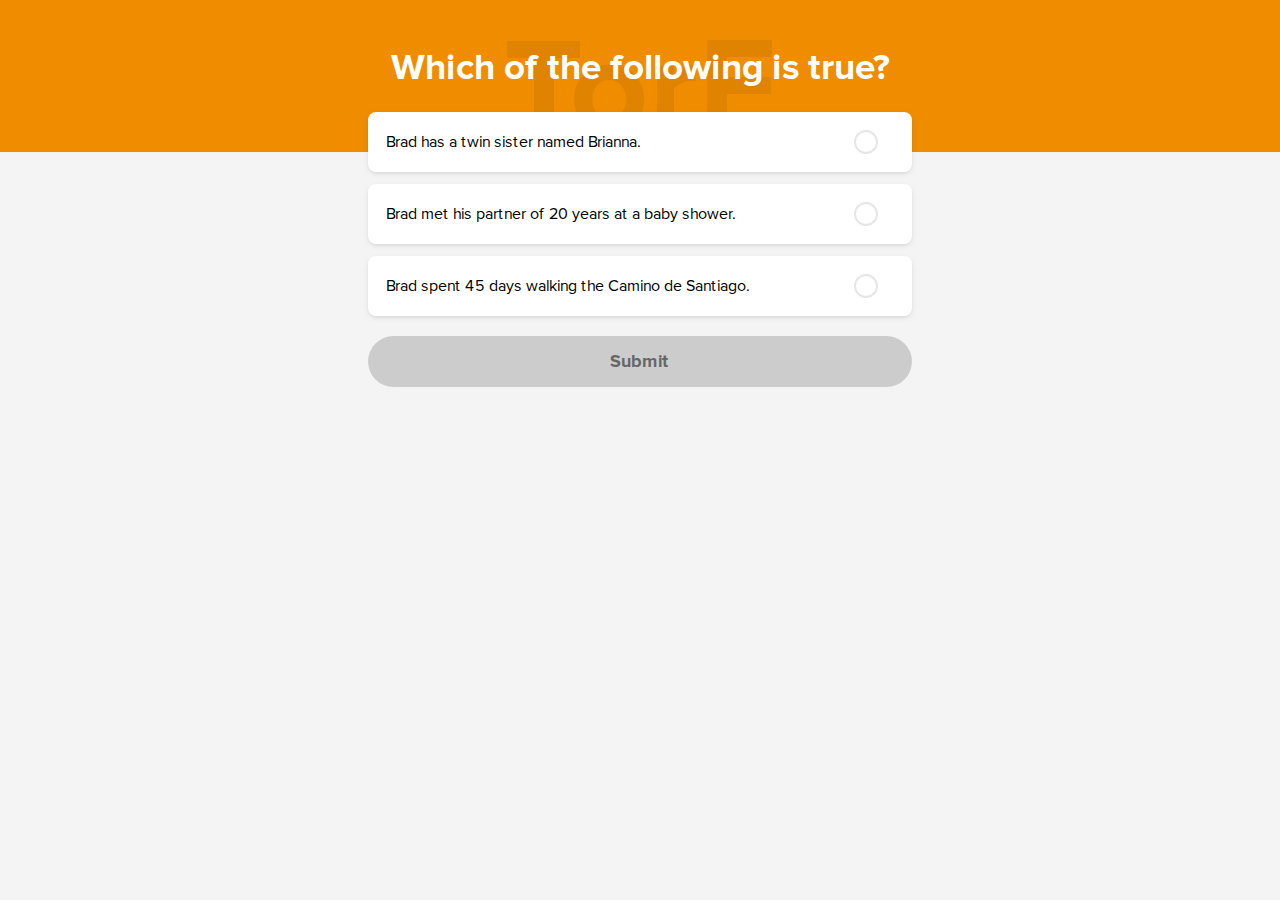
<file: index.html>
<!doctype html>
<html lang="en">
   <head>
      <!-- Required meta tags -->
      <meta charset="utf-8">
      <meta name="viewport" content="width=device-width, initial-scale=1, shrink-to-fit=no">
      <link rel="stylesheet" href="css/tailwind.min.css" >
      <link rel="stylesheet" href="css/custom.css">
      <title>Questions</title>
   </head>
   <body>
      <div class="header-area py-12 px-4 pb-16 bg-colored-blue">
         <div class="relative text-center max-w-xl mx-auto">
            <span class="font-size-xl q-number text-6xl font-black text-gray-400">TorF</span>
            <h1 class="q-text text-4xl font-semibold relative">Which of the following is true?</h1>
         </div>
      </div>
      <div class="max-w-xl mx-auto py-6 px-4 -mt-16">
         <form>
            <fieldset>
               <ul class="radio-list-custom">
                  <li>
                     <input type="radio" name="radioButton" id="radio1">
                     <label for="radio1">Brad has a twin sister named Brianna.</label>
                  </li>
                  <li>
                        <input type="radio" name="radioButton" id="radio4">
                        <label for="radio4">Brad met his partner of 20 years at a baby shower.</label>
                     </li>
                  <li>
                     <input type="radio" name="radioButton" id="radio2">
                     <label for="radio2">Brad spent 45 days walking the Camino de Santiago.</label>
                  </li>
               </ul>
            </fieldset>
            <button id="submitpoll" type="submit" disabled role="submit" class="mt-2 poll-submit-btn block w-full text-lg font-semibold px-2 py-3" >Submit </button>
         </form>
      </div>
      <!-- JavaScript -->
      <script src="https://code.jquery.com/jquery-3.3.1.slim.min.js"></script>
      <script>
      $(function(){
        $('input[type="radio"]').click(function(){
            if ($(this).is(':checked')){
            $("#submitpoll").removeAttr('disabled');
            }
        });
        });
</script>
   </body>
</html>
</file>
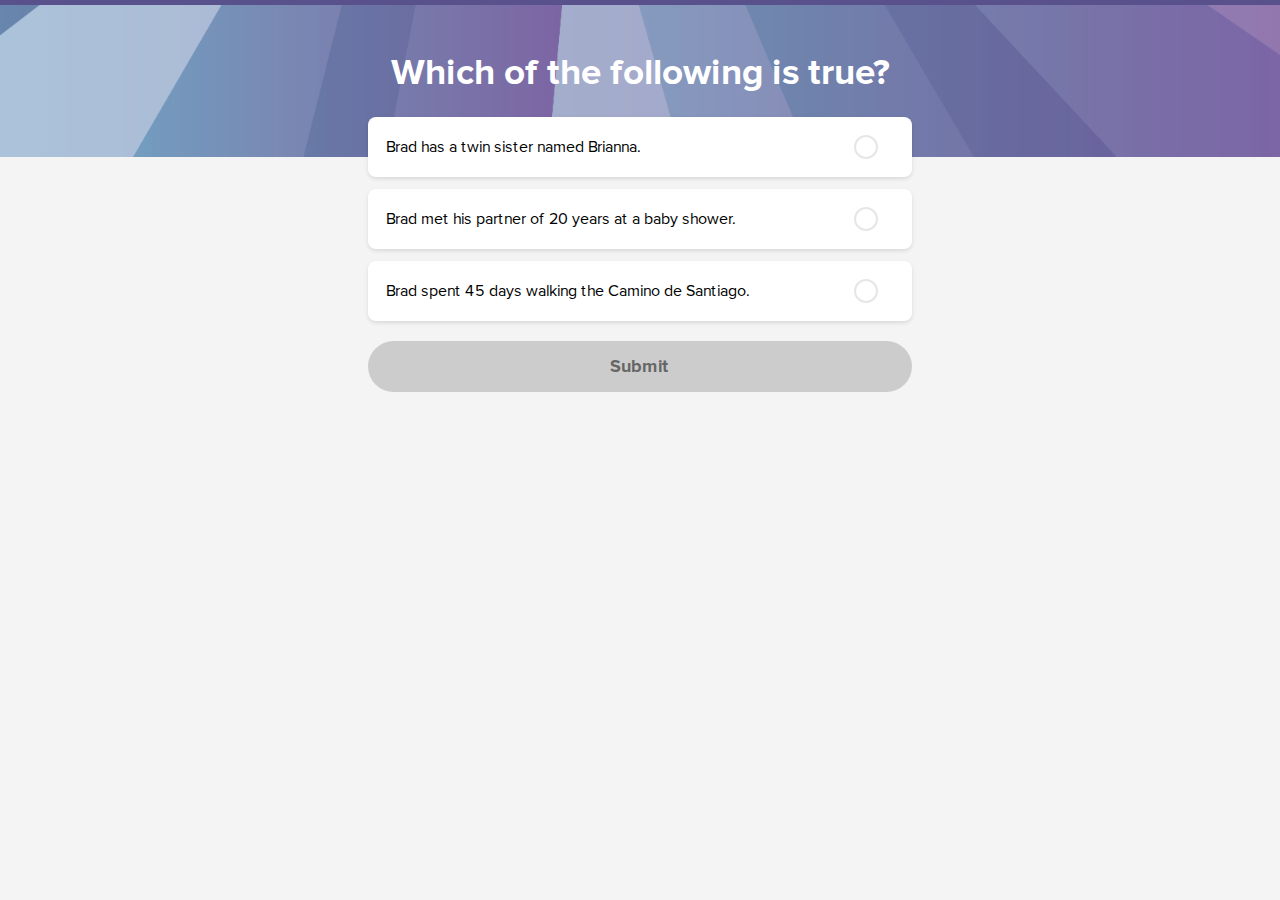
<file: perslive/index.html>
<!doctype html>
<html lang="en">
   <head>
      <!-- Required meta tags -->
      <meta charset="utf-8">
      <meta name="viewport" content="width=device-width, initial-scale=1, shrink-to-fit=no">
      <link rel="stylesheet" href="css/tailwind.min.css" >
      <link rel="stylesheet" href="css/custom.css">
      <title>Questions</title>
   </head>
   <body>
      <div class="header-area py-12 px-4 pb-16 ">
         <div class="relative text-center max-w-xl mx-auto">
            <span class="font-size-xl q-number text-6xl font-black text-gray-400">TorF</span>
            <h1 class="q-text text-4xl font-semibold relative text-white">Which of the following is true?</h1>
         </div>
      </div>
      <div class="max-w-xl mx-auto py-6 px-4 -mt-16">
         <form>
            <fieldset>
               <ul class="radio-list-custom">
                  <li>
                     <input type="radio" name="radioButton" id="radio1">
                     <label for="radio1">Brad has a twin sister named Brianna.</label>
                  </li>
                  <li>
                        <input type="radio" name="radioButton" id="radio4">
                        <label for="radio4">Brad met his partner of 20 years at a baby shower.</label>
                     </li>
                  <li>
                     <input type="radio" name="radioButton" id="radio2">
                     <label for="radio2">Brad spent 45 days walking the Camino de Santiago.</label>
                  </li>
               </ul>
            </fieldset>
            <button id="submitpoll" type="submit" disabled role="submit" class="mt-2 poll-submit-btn block w-full text-lg font-semibold px-2 py-3" >Submit </button>
         </form>
      </div>
      <!-- JavaScript -->
      <script src="https://code.jquery.com/jquery-3.3.1.slim.min.js"></script>
      <script>
      $(function(){
        $('input[type="radio"]').click(function(){
            if ($(this).is(':checked')){
            $("#submitpoll").removeAttr('disabled');
            }
        });
        });
</script>
   </body>
</html>
</file>
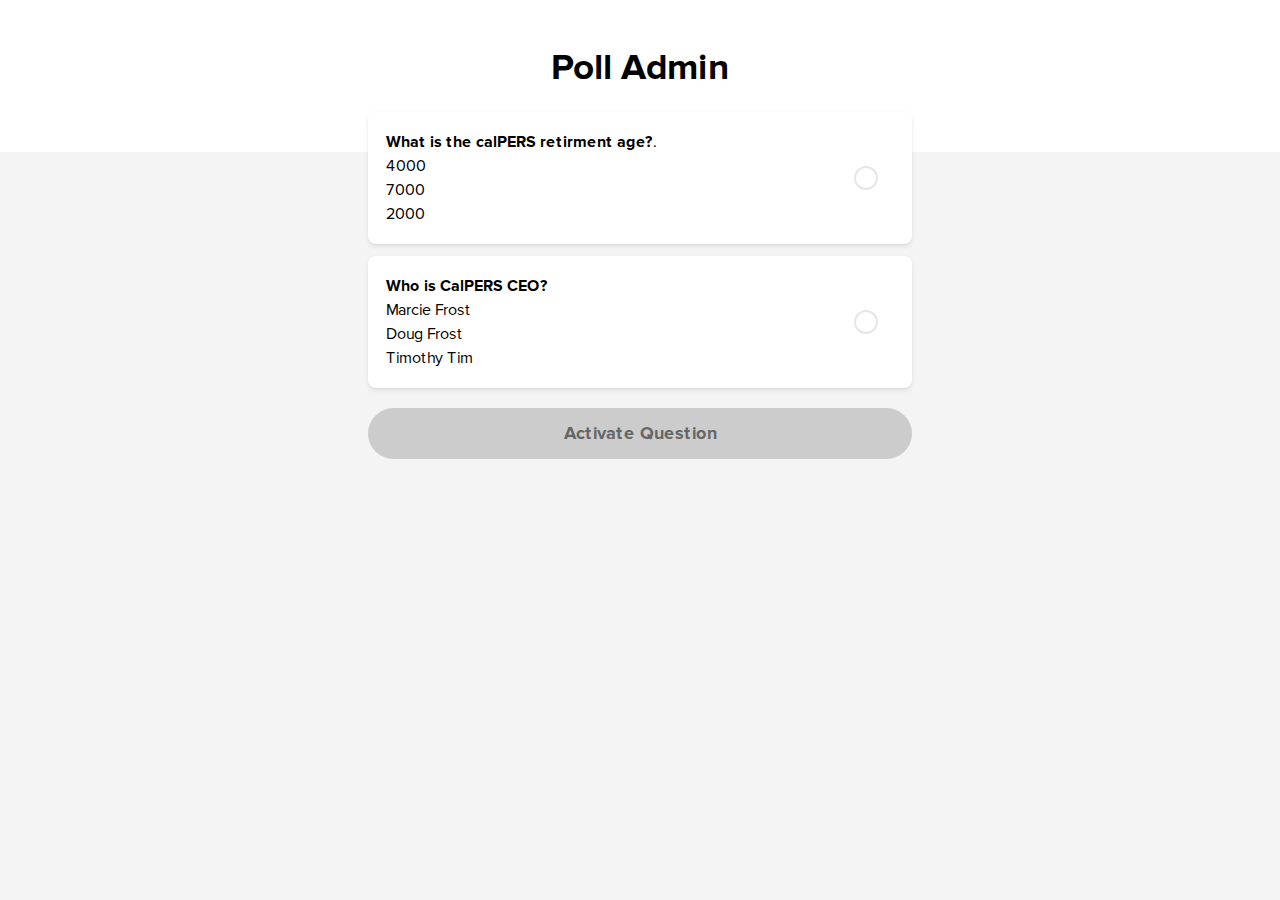
<file: adminquestions.html>
<!doctype html>
<html lang="en">
   <head>
      <!-- Required meta tags -->
      <meta charset="utf-8">
      <meta name="viewport" content="width=device-width, initial-scale=1, shrink-to-fit=no">
      <link rel="stylesheet" href="css/tailwind.min.css" >
      <link rel="stylesheet" href="css/custom.css">
      <title>Questions</title>
   </head>
   <body class="theme-green">
      <div class="header-area py-12 px-4 pb-16 ">
         <div class="relative text-center max-w-xl mx-auto">

            <h1 class="q-text text-4xl font-semibold relative">Poll Admin</h1>
         </div>
      </div>
      <div class="max-w-xl mx-auto py-6 px-4 -mt-16">
         <form>
            <fieldset>
               <ul class="radio-list-custom">
                  <li>
                     <input type="radio" name="questionId" value="1" id="questionId1" />
                     <label for="questionId1"><p><b>What is the calPERS retirment age?</b><br/>4000<br/>7000<br/>2000<br/></p>.</label>
                  </li>
                  <li>
                        <input type="radio" name="questionId" value="2" id="questionId2" />
                        <label for="questionId2"><p><b>Who is CalPERS CEO?</b><br/>Marcie Frost<br/>Doug Frost<br/>Timothy Tim<br/></p></label>
                     </li>
                  
               </ul>
            </fieldset>

            <button id="activateQtn" type="button" disabled value="Activate Question" class="mt-2 activate-question-btn block w-full text-lg font-semibold px-2 py-3" >Activate Question</button>
            <button id="resetQtn" type="button" value="Reset Question" class="hidden mt-2 reset-question-btn block w-full text-lg font-semibold px-2 py-3" >Reset Question</button>
         </form>


      </div>
      <!-- JavaScript -->
      <script src="https://code.jquery.com/jquery-3.3.1.slim.min.js"></script>
      <script>
      $(function(){
        $('input[type="radio"]').click(function(){
            if ($(this).is(':checked')){
            $("#activateQtn").removeAttr('disabled');
            }
        });
        $("#activateQtn").click(function(){
           $('.active-question').removeClass('active-question')
            $("input[name='questionId']:checked").parent().addClass('active-question');
            $('#resetQtn').removeClass('hidden')
        });
        $('#resetQtn').click(function(){
           $('.active-question').removeClass('active-question')});
        });
</script>
   </body>
</html>
</file>
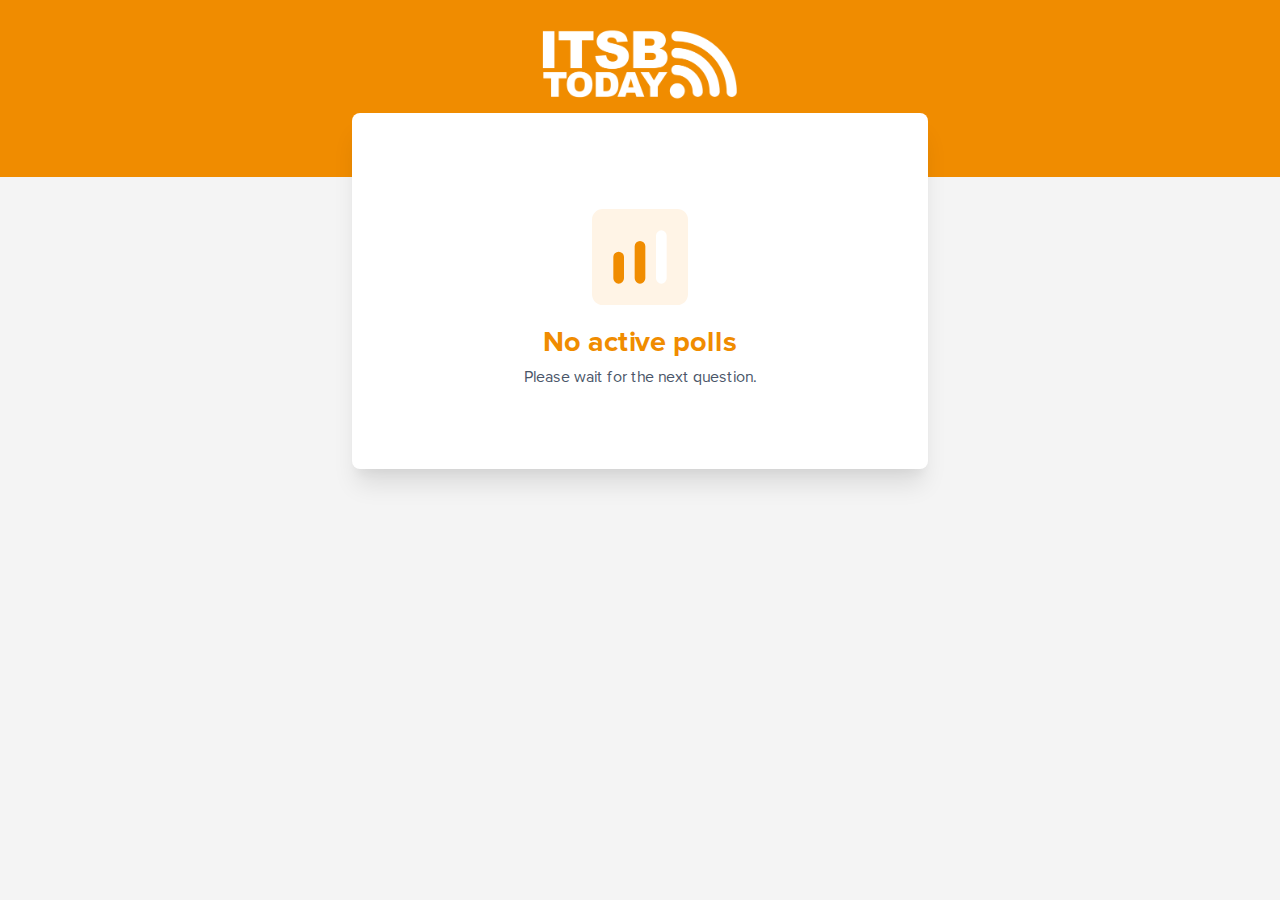
<file: no-active-questions.html>
<!doctype html>
<html lang="en">
   <head>
      <!-- Required meta tags -->
      <meta charset="utf-8">
      <meta name="viewport" content="width=device-width, initial-scale=1, shrink-to-fit=no">
      <link rel="stylesheet" href="css/tailwind.min.css" >
      <link rel="stylesheet" href="css/custom.css">
      <title>Voted</title>
   </head>
   <body>
         <div class="header-area py-4 px-4 pb-16 bg-colored-blue">
               <div class="relative text-center max-w-xl mx-auto">

                 <img class="mx-auto px-16 py-2 max-width-logo" src="./itsb-white.png" alt="ITSB Today Logo">
               </div>
            </div>
      <div class="max-w-xl sm:mx-auto py-20 px-4 mx-4 -mt-16 shadow-xl border-radius-default bg-white text-center">
     <svg xmlns="http://www.w3.org/2000/svg" viewBox="0 0 24 24" class="mx-auto no-active-polls-icon icon-chart"><path class="primary" d="M5 3h14a2 2 0 0 1 2 2v14a2 2 0 0 1-2 2H5a2 2 0 0 1-2-2V5c0-1.1.9-2 2-2zm11 4a1 1 0 0 0-1 1v8a1 1 0 0 0 2 0V8a1 1 0 0 0-1-1z"></path><path class="secondary" d="M8 11a1 1 0 0 1 1 1v4a1 1 0 0 1-2 0v-4a1 1 0 0 1 1-1zm4-2a1 1 0 0 1 1 1v6a1 1 0 0 1-2 0v-6a1 1 0 0 1 1-1z"></path></svg>


       
            <h2 class="lg-message font-semibold orange">No active polls</h2>
            <p class="text-gray-700">Please wait for the next question.</p>
      </div>
      <!-- JavaScript -->
      <script src="https://code.jquery.com/jquery-3.3.1.slim.min.js"></script>
      <script>
      $(function(){
        $('input[type="radio"]').click(function(){
            if ($(this).is(':checked')){
            $("#submitpoll").removeAttr('disabled');
            }
        });
        });
</script>
   </body>
</html>
</file>
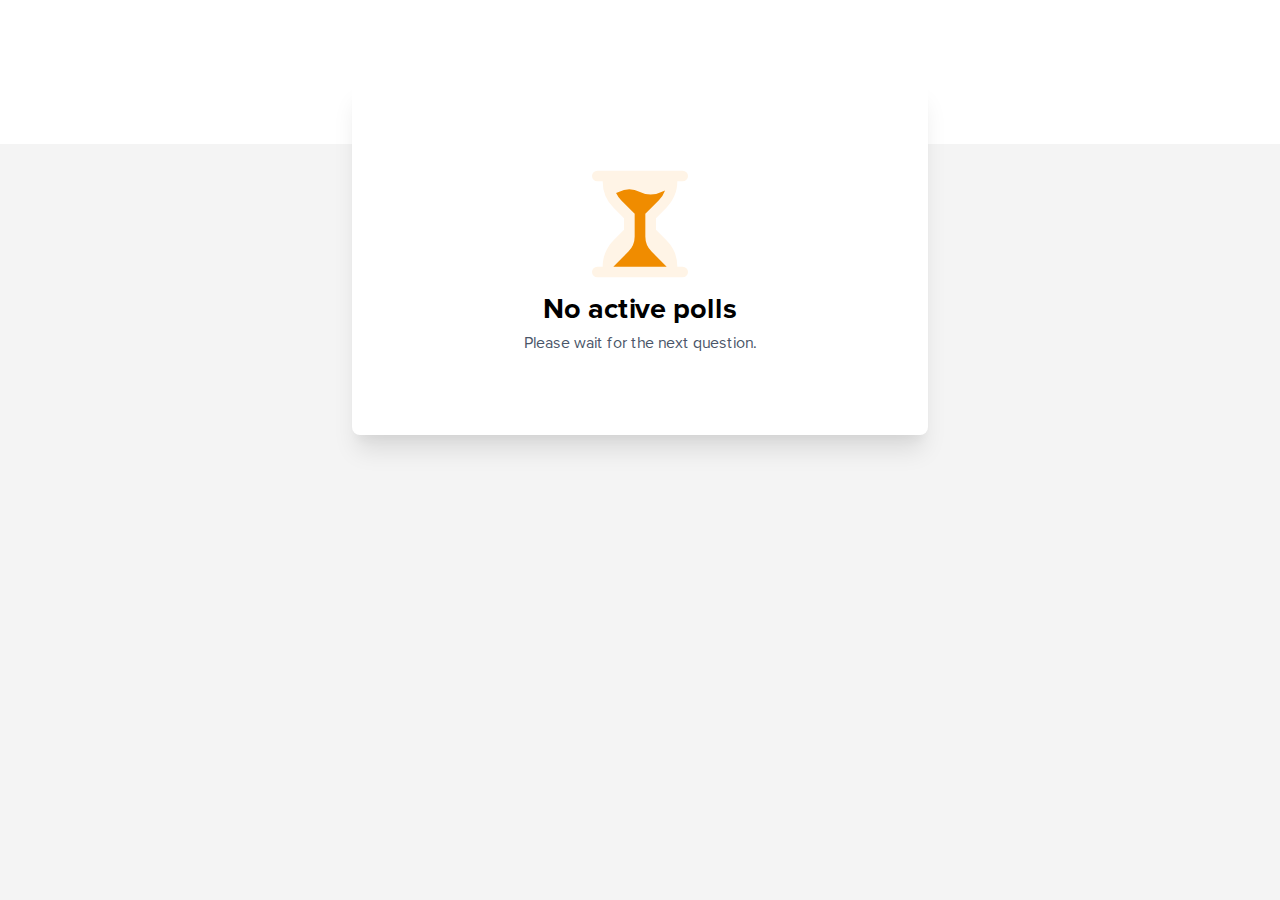
<file: no-question.html>
<!doctype html>
<html lang="en">
   <head>
      <!-- Required meta tags -->
      <meta charset="utf-8">
      <meta name="viewport" content="width=device-width, initial-scale=1, shrink-to-fit=no">
      <link rel="stylesheet" href="css/tailwind.min.css" >
      <link rel="stylesheet" href="css/custom.css">
      <title>No active polls</title>
   </head>
   <body>
      <div class="header-area py-16 px-4 pb-20">
         <div class="relative text-center max-w-xl mx-auto">
            
            <h1 class="q-text text-4xl font-semibold relative"></h1>
         </div>
      </div>
      <div class="max-w-xl sm:mx-auto py-20 px-4 mx-4 -mt-16 shadow-xl border-radius-default bg-white text-center">

            <svg xmlns="http://www.w3.org/2000/svg" viewBox="0 0 24 24" class="mx-auto  no-active-polls-icon icon-hour-glass"><path class="primary" d="M19 20h1a1 1 0 0 1 0 2H4a1 1 0 0 1 0-2h1c0-1.8.68-3.58 2.05-4.95L9 13.1v-2.2L7.05 8.95A6.98 6.98 0 0 1 5 4H4a1 1 0 1 1 0-2h16a1 1 0 0 1 0 2h-1c0 1.8-.68 3.58-2.05 4.95L15 10.9v2.2l1.95 1.95A6.98 6.98 0 0 1 19 20z"></path><path class="secondary" d="M17 20H7l2.83-2.83A4 4 0 0 0 11 14.34v-4.27L8.46 7.54a5 5 0 0 1-.95-1.33c.17-.06.33-.13.49-.21a4.47 4.47 0 0 1 4 0c1.26.63 2.74.63 4 0 .23-.11.46-.2.7-.28a5 5 0 0 1-1.16 1.82L13 10.07v4.27a4 4 0 0 0 1.17 2.83L17 20z"></path></svg>

       
         <h2 class="lg-message font-semibold">No active polls</h2>
         <p class="text-gray-700">Please wait for the next question.</p>
      </div>
      <!-- JavaScript -->
      <script src="https://code.jquery.com/jquery-3.3.1.slim.min.js"></script>
      <script>
      $(function(){
        $('input[type="radio"]').click(function(){
            if ($(this).is(':checked')){
            $("#submitpoll").removeAttr('disabled');
            }
        });
        });
</script>
   </body>
</html>
</file>
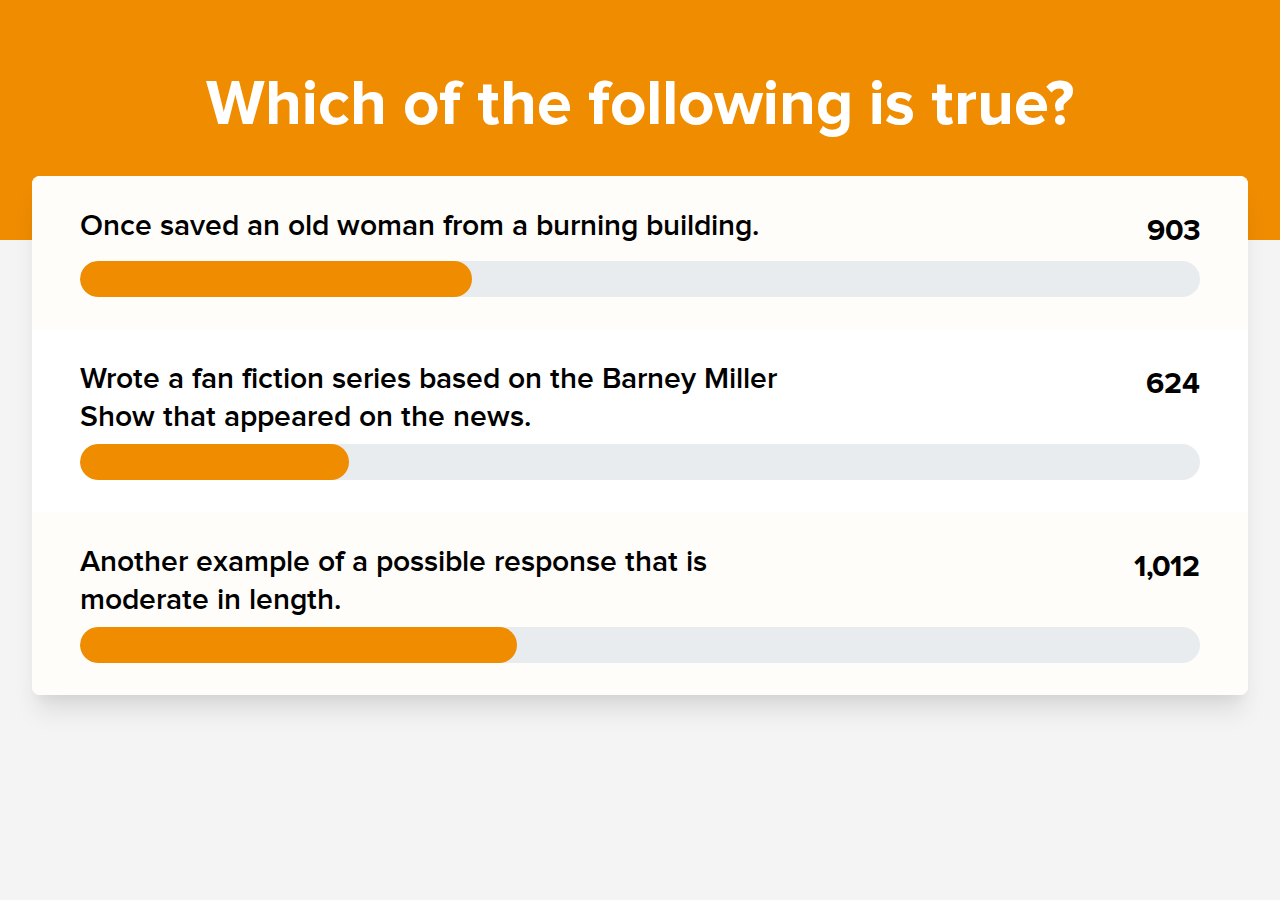
<file: scoreboard.html>
<!doctype html>
<html lang="en">
   <head>
      <!-- Required meta tags -->
      <meta charset="utf-8">
      <meta name="viewport" content="width=device-width, initial-scale=1, shrink-to-fit=no">
      <link rel="stylesheet" href="css/tailwind.min.css" >
      <link rel="stylesheet" href="css/custom.css">
      <title>Scoreboard</title>
   </head>
   <body>
      <div class="header-area py-16 px-4 pb-24  bg-colored-blue">
         <div class="relative text-center  mx-auto">
              
            <h1 class="sm:text-6xl text-white font-semibold relative text-lg leading-tight">Which of the following is true?</h1>
         </div>
      </div>
      <div class="max-w-full overflow-hidden	mx-4 sm:mx-8 -mt-16 shadow-xl border-radius-default bg-white text-center">
         <div class="bar-chart-container relative flex ">
            <ul class="clear-all-style w-full scoreboard">
               <li class="py-6 px-8 sm:py-8 sm:px-12 flex-wrap flex">
                  <span class="block text-left w-2/3 font-medium text-lg sm:text-3xl leading-tight">Once saved an old woman from a burning building.</span>
                  <span class="block w-1/3 font-semibold text-2xl sm:text-3xl text-right">903</span>
                  <div class="progress-container flex flex-100 mt-2">
                     <div class="progress-bar-container flex-1">
                        <div class="progress-bar" role="progressbar" style="width: 35%" aria-valuenow="35" aria-valuemin="0" aria-valuemax="100"></div>
                     </div>
                  </div>
               </li>
               <li class="py-6 px-8 sm:py-8 sm:px-12 flex-wrap flex">
                  <span class="block text-left w-2/3 font-medium  text-lg sm:text-3xl leading-tight">Wrote a fan fiction series based on the Barney Miller Show that appeared on the news.</span>
                  <span class="block w-1/3 font-semibold text-2xl sm:text-3xl text-right">624</span>
                  <div class="progress-container flex flex-100 mt-2">
                     <div class="progress-bar-container flex-1">
                        <div class="progress-bar" role="progressbar" style="width: 24%" aria-valuenow="24" aria-valuemin="0" aria-valuemax="100"></div>
                     </div>
                  </div>
               </li>
               <li class="py-6 px-8 sm:py-8 sm:px-12 flex-wrap flex">
                  <span class="block text-left w-2/3 font-medium  text-lg sm:text-3xl leading-tight">Another example of a possible response that is moderate in length.</span>
                  <span class="block w-1/3 font-semibold text-2xl sm:text-3xl text-right">1,012</span>
                  <div class="progress-container flex flex-100 mt-2">
                     <div class="progress-bar-container flex-1">
                        <div class="progress-bar" role="progressbar" style="width: 39%" aria-valuenow="39" aria-valuemin="0" aria-valuemax="100"></div>
                     </div>
                  </div>
               </li>
            </ul>
         </div>
      </div>
      <!-- JavaScript -->
      <script src="https://code.jquery.com/jquery-3.3.1.slim.min.js"></script>
      <script>
         $(function(){
           $('input[type="radio"]').click(function(){
               if ($(this).is(':checked')){
               $("#submitpoll").removeAttr('disabled');
               }
           });
           });
      </script>
   </body>
</html>
</file>
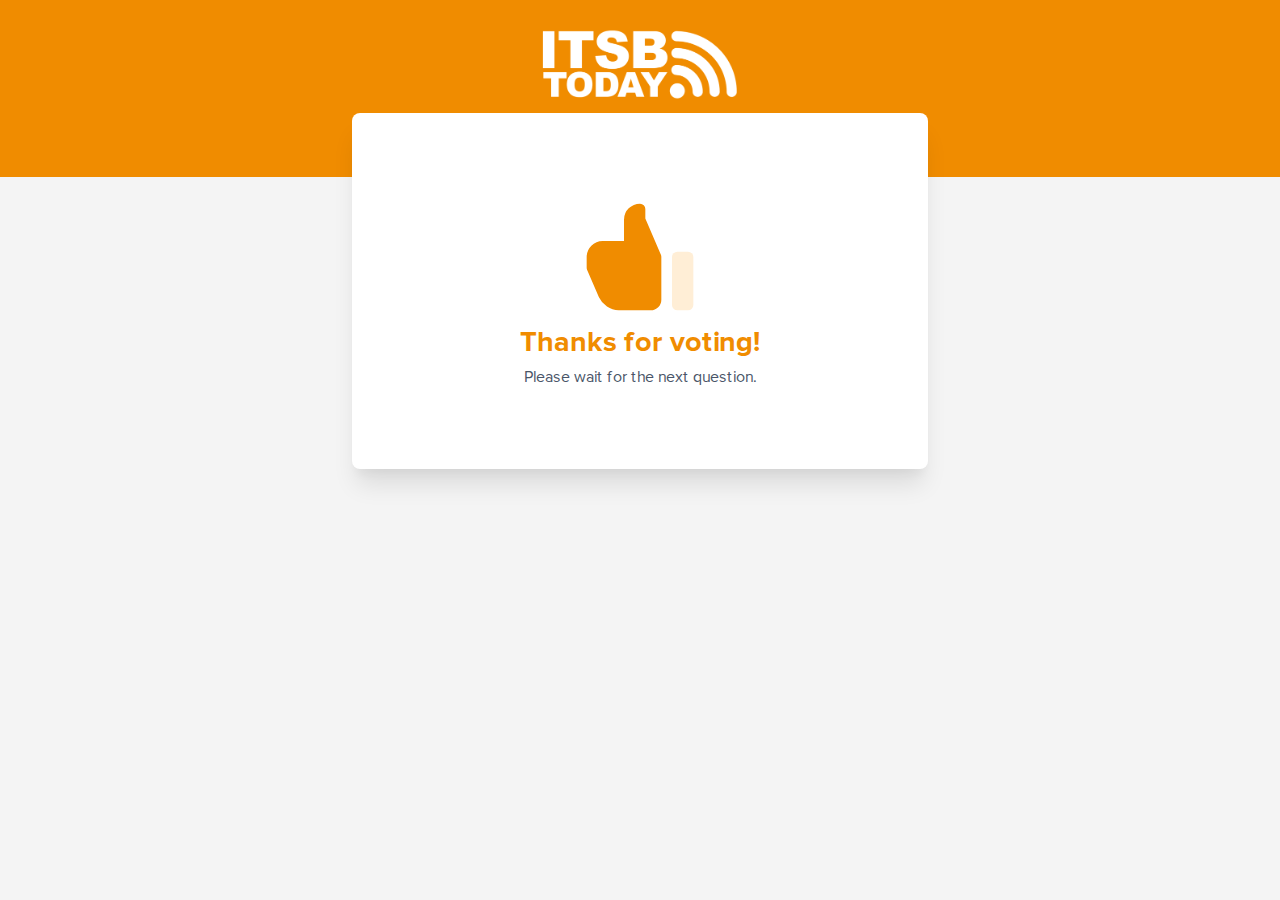
<file: voted.html>
<!doctype html>
<html lang="en">
   <head>
      <!-- Required meta tags -->
      <meta charset="utf-8">
      <meta name="viewport" content="width=device-width, initial-scale=1, shrink-to-fit=no">
      <link rel="stylesheet" href="css/tailwind.min.css" >
      <link rel="stylesheet" href="css/custom.css">
      <title>Voted</title>
   </head>
   <body>
         <div class="header-area py-4 px-4 pb-16 bg-colored-blue">
               <div class="relative text-center max-w-xl mx-auto">

                 <img class="mx-auto px-16 py-2 max-width-logo" src="./itsb-white.png" alt="ITSB Today Logo">
               </div>
            </div>
            <div class="max-w-xl sm:mx-auto py-20 px-4 mx-4 -mt-16 shadow-xl border-radius-default bg-white text-center">
         
         <svg xmlns="http://www.w3.org/2000/svg" viewBox="0 0 24 24" class="mx-auto  icon-thumbs-up icon-check checkmark-done">
            <path class="primary" d="M13 4.8l2.92 6.8a1 1 0 0 1 .08.4v8a2 2 0 0 1-2 2H8a4.28 4.28 0 0 1-3.7-2.45L2.07 14.4A1 1 0 0 1 2 14v-2a3 3 0 0 1 3-3h4V5a3 3 0 0 1 3-3 1 1 0 0 1 1 1v1.8z"></path>
            <rect width="4" height="11" x="18" y="11" class="secondary" rx="1"></rect>
         </svg>
         <h2 class="lg-message font-semibold orange">Thanks for voting!</h2>
         <p class="text-gray-700">Please wait for the next question.</p>
      </div>
  
   </body>
</html>
</file>
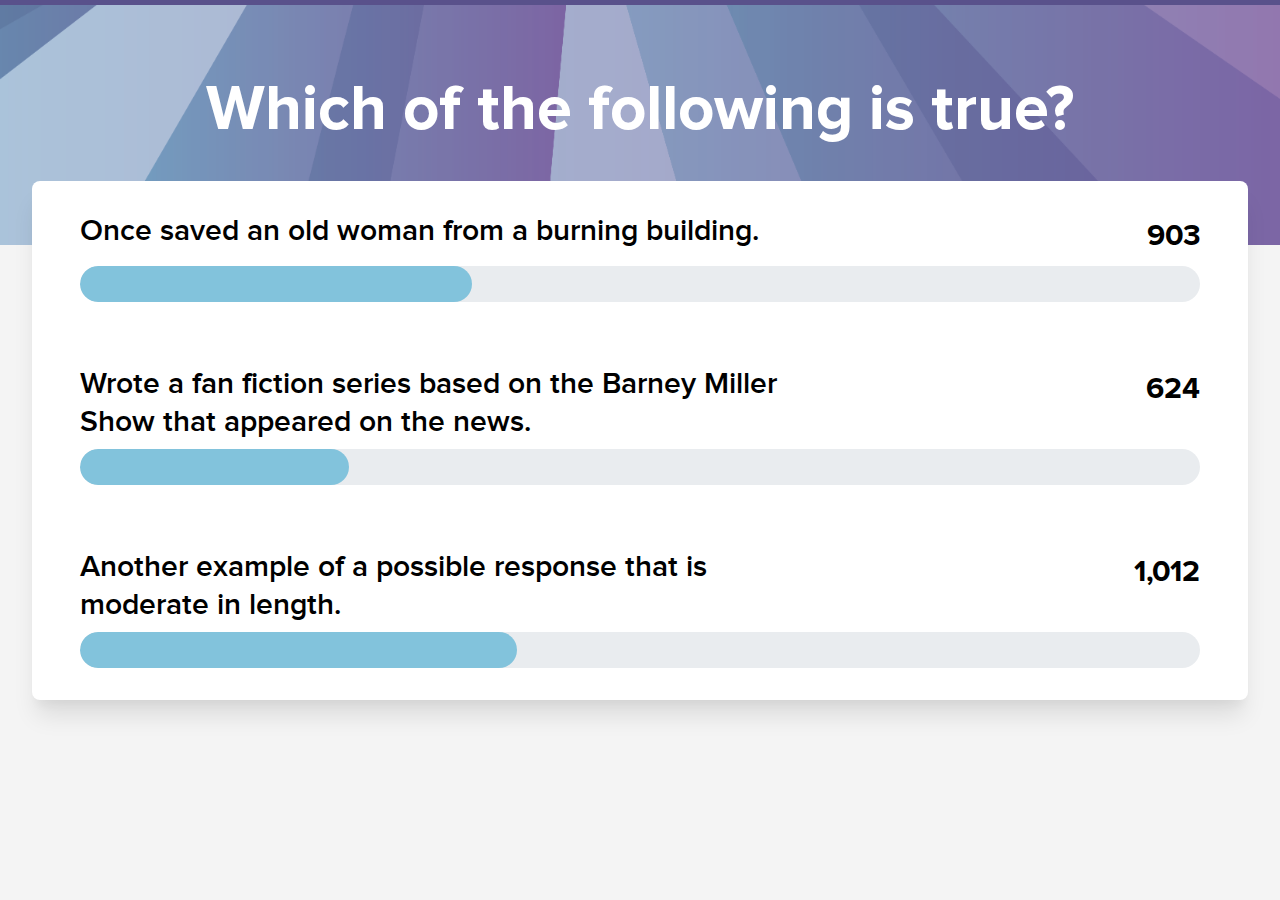
<file: perslive/scoreboard.html>
<!doctype html>
<html lang="en">
   <head>
      <!-- Required meta tags -->
      <meta charset="utf-8">
      <meta name="viewport" content="width=device-width, initial-scale=1, shrink-to-fit=no">
      <link rel="stylesheet" href="css/tailwind.min.css" >
      <link rel="stylesheet" href="css/custom.css">
      <title>Scoreboard</title>
   </head>
   <body>
      <div class="header-area py-16 px-4 pb-24">
         <div class="relative text-center  mx-auto">
              
            <h1 class="sm:text-6xl text-white font-semibold relative text-3xl leading-tight">Which of the following is true?</h1>
         </div>
      </div>
      <div class="max-w-full overflow-hidden	mx-4 sm:mx-8 -mt-16 shadow-xl border-radius-default bg-white text-center">
         <div class="bar-chart-container relative flex ">
            <ul class="clear-all-style w-full scoreboard">
               <li class="py-6 px-8 sm:py-8 sm:px-12 flex-wrap flex">
                  <span class="block text-left w-2/3 font-medium text-lg sm:text-3xl leading-tight">Once saved an old woman from a burning building.</span>
                  <span class="block w-1/3 font-semibold text-2xl sm:text-3xl text-right">903</span>
                  <div class="progress-container flex flex-100 mt-2">
                     <div class="progress-bar-container flex-1">
                        <div class="progress-bar" role="progressbar" style="width: 35%" aria-valuenow="35" aria-valuemin="0" aria-valuemax="100"></div>
                     </div>
                  </div>
               </li>
               <li class="py-6 px-8 sm:py-8 sm:px-12 flex-wrap flex">
                  <span class="block text-left w-2/3 font-medium  text-lg sm:text-3xl leading-tight">Wrote a fan fiction series based on the Barney Miller Show that appeared on the news.</span>
                  <span class="block w-1/3 font-semibold text-2xl sm:text-3xl text-right">624</span>
                  <div class="progress-container flex flex-100 mt-2">
                     <div class="progress-bar-container flex-1">
                        <div class="progress-bar" role="progressbar" style="width: 24%" aria-valuenow="24" aria-valuemin="0" aria-valuemax="100"></div>
                     </div>
                  </div>
               </li>
               <li class="py-6 px-8 sm:py-8 sm:px-12 flex-wrap flex">
                  <span class="block text-left w-2/3 font-medium  text-lg sm:text-3xl leading-tight">Another example of a possible response that is moderate in length.</span>
                  <span class="block w-1/3 font-semibold text-2xl sm:text-3xl text-right">1,012</span>
                  <div class="progress-container flex flex-100 mt-2">
                     <div class="progress-bar-container flex-1">
                        <div class="progress-bar" role="progressbar" style="width: 39%" aria-valuenow="39" aria-valuemin="0" aria-valuemax="100"></div>
                     </div>
                  </div>
               </li>
            </ul>
         </div>
      </div>
      <!-- JavaScript -->
      <script src="https://code.jquery.com/jquery-3.3.1.slim.min.js"></script>
      <script>
         $(function(){
           $('input[type="radio"]').click(function(){
               if ($(this).is(':checked')){
               $("#submitpoll").removeAttr('disabled');
               }
           });
           });
      </script>
   </body>
</html>
</file>
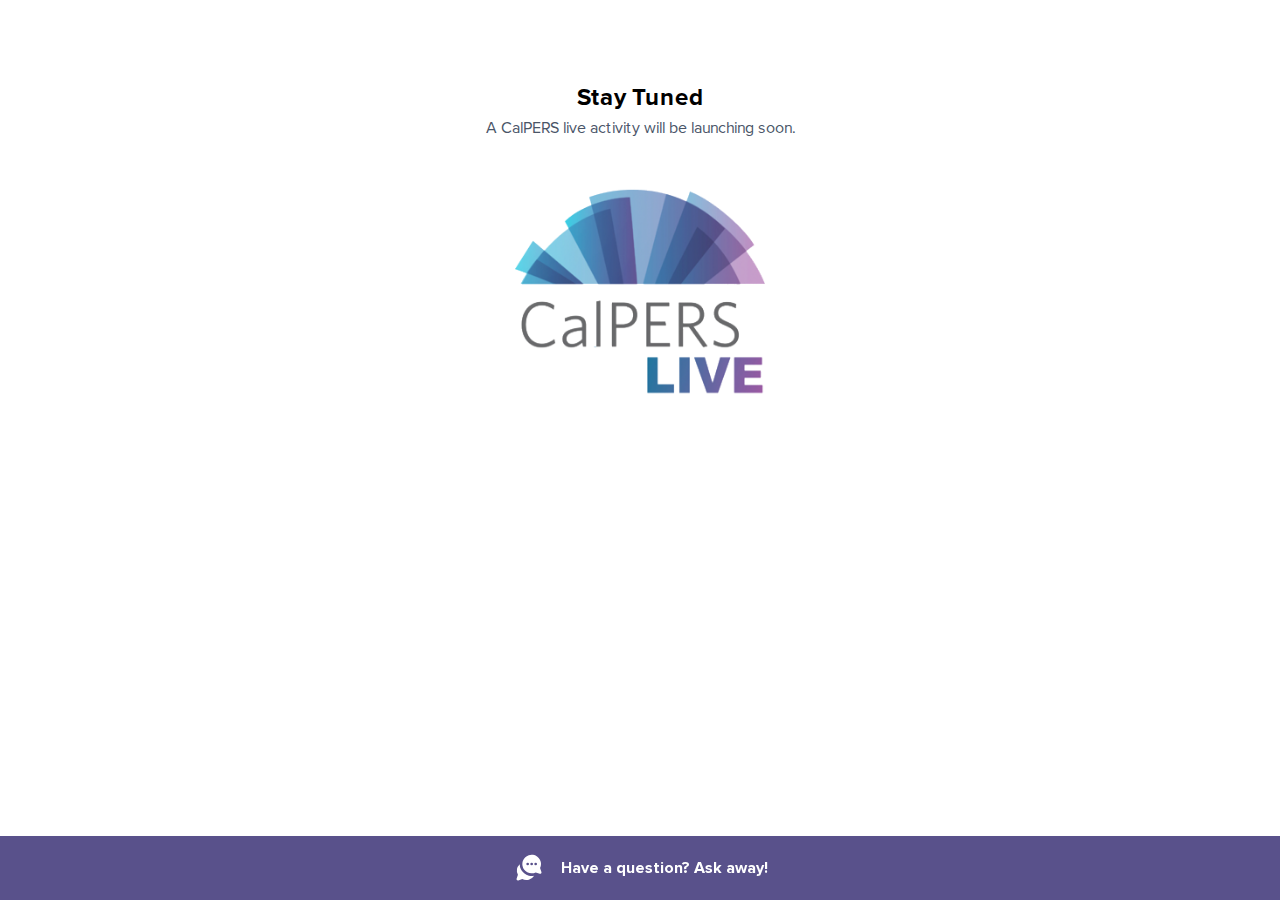
<file: perslive/stay-tuned.html>
<!doctype html>
<html lang="en">

<head>
   <!-- Required meta tags -->
   <meta charset="utf-8">
   <meta name="viewport" content="width=device-width, initial-scale=1, shrink-to-fit=no">
   <link rel="stylesheet" href="css/tailwind.min.css">
   <link rel="stylesheet" href="css/custom.css">
   <title>No active polls</title>
</head>

<body>

   <div class="mx-auto py-20 px-4 bg-white text-center h-screen stay-tuned-prompt opacity-100">

      <h2 class="font-semibold text-2xl">Stay Tuned</h2>
      <p class="text-gray-700">A CalPERS live activity will be launching soon.</p>

      <img src="assets/perslive.png" class="mx-auto pt-12" style="max-width: 250px;" />

      <div class="pt-12 ">
         <button id="askQuestion"
            class="outline-none focus:outline-none bg-colored-blue hover:bg-colored-blue-dark bo bottom-0 fixed flex font-bold items-center justify-center left-0 mx-auto px-4 py-4 shadow-lg text-white w-full">
            <svg xmlns="http://www.w3.org/2000/svg" viewBox="0 0 24 24" class="w-8 mr-4 icon-chat-group">
               <path class="primary"
                  d="M20.3 12.04l1.01 3a1 1 0 0 1-1.26 1.27l-3.01-1a7 7 0 1 1 3.27-3.27zM11 10a1 1 0 1 0 0-2 1 1 0 0 0 0 2zm3 0a1 1 0 1 0 0-2 1 1 0 0 0 0 2zm3 0a1 1 0 1 0 0-2 1 1 0 0 0 0 2z">
               </path>
               <path class="secondary"
                  d="M15.88 17.8a7 7 0 0 1-8.92 2.5l-3 1.01a1 1 0 0 1-1.27-1.26l1-3.01A6.97 6.97 0 0 1 5 9.1a9 9 0 0 0 10.88 8.7z">
               </path>
            </svg>
            Have a question? Ask away!
         </button>
      </div>


      <div>
      </div>
   </div>
   <div
      class="ask-question-screen mx-auto py-20 px-8 bg-white h-screen fixed top-20 w-full z-10 overflow-scroll">
      <div class="mx-auto max-w-lg relative">
         <button id="closeAskQuestion" class="outline-none focus:outline-none absolute close-icon-container">

            <svg xmlns="http://www.w3.org/2000/svg" viewBox="0 0 24 24" class="icon-close-circle">
               <circle cx="12" cy="12" r="10" class="primary" />
               <path class="secondary"
                  d="M13.41 12l2.83 2.83a1 1 0 0 1-1.41 1.41L12 13.41l-2.83 2.83a1 1 0 1 1-1.41-1.41L10.59 12 7.76 9.17a1 1 0 0 1 1.41-1.41L12 10.59l2.83-2.83a1 1 0 0 1 1.41 1.41L13.41 12z" />
               </svg>
         </button>
         <h2 class="font-semibold text-2xl">Ask a Question</h2>
         <p class="text-gray-700">Lorem ipsum dolor sit amet, consectetur adipiscing elit.</p>
         <form class=" py-8">
            <div class="mb-4">
               <label class="block text-sm font-bold mb-2" for="name">
                  Your Name
               </label>
               <input
                  class="appearance-none bg-gray-100 rounded w-full py-3 px-3 text-gray-700 leading-tight focus:outline-none focus:shadow-outline"
                  id="name" type="text" placeholder="Name">
            </div>

            <div class="mb-4">
               <label class="block text-sm font-bold mb-2" for="question">
                  Question
               </label>
               <textarea
                  class="appearance-none bg-gray-100 rounded w-full py-3 px-3 text-gray-700 leading-tight focus:outline-none focus:shadow-outline"
                  id="question" rows="3" placeholder="Question" required aria-required="true"></textarea>
            </div>
            <button id="submitpoll" type="submit" role="submit"
               class="mt-2 poll-submit-btn block w-full text-lg font-semibold px-2 py-3">Submit</button>
         </form>
      </div>
   </div>

   <script src="https://code.jquery.com/jquery-3.3.1.slim.min.js"></script>
   <script>
      $(function () {
         $('#askQuestion').click(function () {
            $('body').addClass('ask-question-open');
         });
         $('#closeAskQuestion').click(function () {
            $('body').removeClass('ask-question-open');
         });

         
      });
   </script>


</body>

</html>
</file>
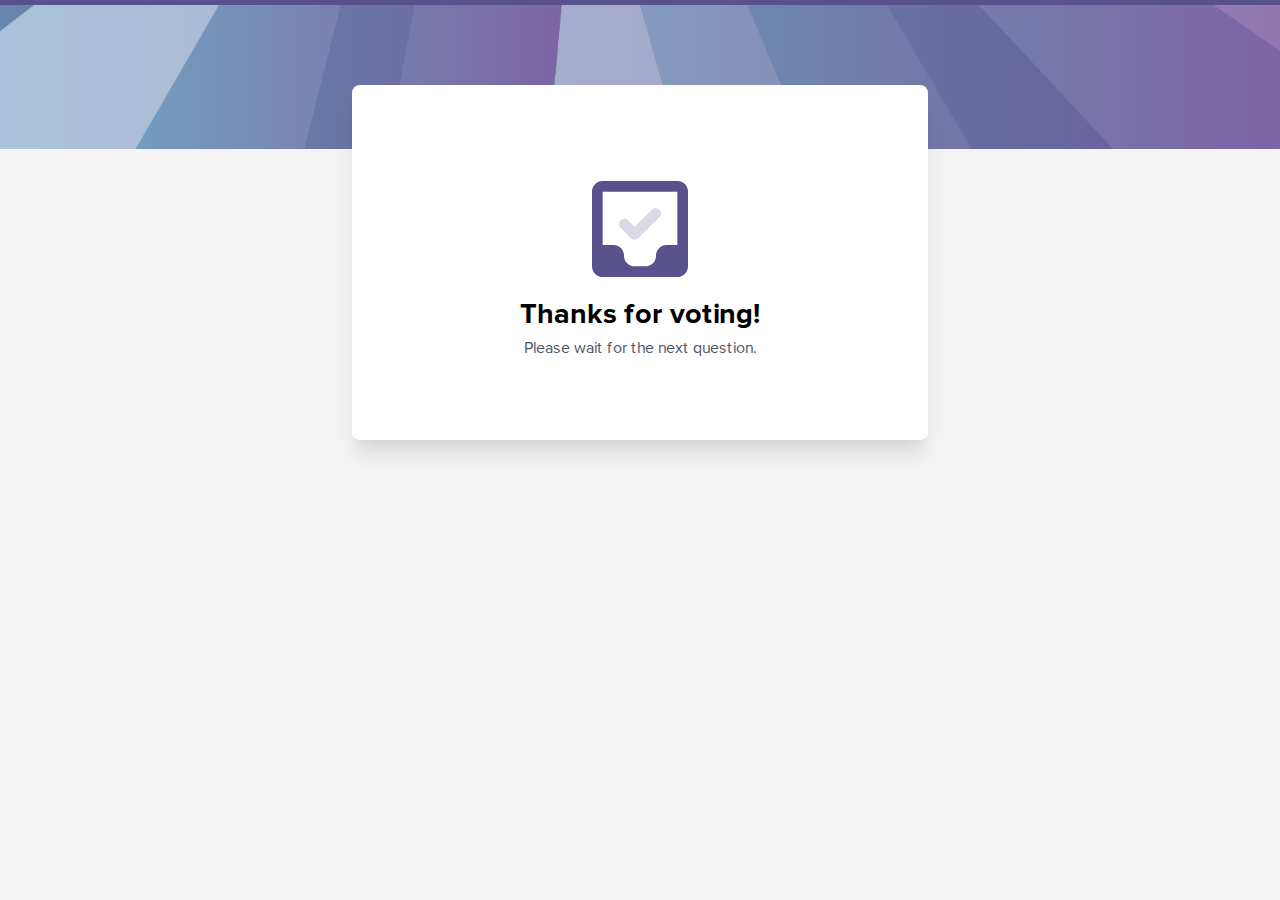
<file: perslive/voted.html>
<!doctype html>
<html lang="en">
   <head>
      <!-- Required meta tags -->
      <meta charset="utf-8">
      <meta name="viewport" content="width=device-width, initial-scale=1, shrink-to-fit=no">
      <link rel="stylesheet" href="css/tailwind.min.css" >
      <link rel="stylesheet" href="css/custom.css">
      <title>Voted</title>
   </head>
   <body>
      <div class="header-area py-16 px-4 pb-20">
         <div class="relative text-center max-w-xl mx-auto">
            
            <h1 class="q-text text-4xl font-semibold relative"></h1>
         </div>
      </div>
            <div class="max-w-xl sm:mx-auto py-20 px-4 mx-4 -mt-16 shadow-xl border-radius-default bg-white text-center">
         
   
         <svg xmlns="http://www.w3.org/2000/svg" viewBox="0 0 24 24" class="mx-auto  icon-thumbs-up icon-check checkmark-done icon-inbox-check"><path class="primary" d="M5 3h14a2 2 0 0 1 2 2v14a2 2 0 0 1-2 2H5a2 2 0 0 1-2-2V5c0-1.1.9-2 2-2zm0 2v10h2a2 2 0 0 1 2 2c0 1.1.9 2 2 2h2a2 2 0 0 0 2-2c0-1.1.9-2 2-2h2V5H5z"></path><path class="secondary" d="M11 11.59l3.3-3.3a1 1 0 0 1 1.4 1.42l-4 4a1 1 0 0 1-1.4 0l-2-2a1 1 0 0 1 1.4-1.42l1.3 1.3z"></path></svg>
         <h2 class="lg-message font-semibold">Thanks for voting!</h2>
         <p class="text-gray-700">Please wait for the next question.</p>
      </div>
  
   </body>
</html>
</file>
<file: css/custom.css>
@font-face {
  font-family: "Proxima Nova";
  src: url("../fonts/ProximaNova-Regular.eot?#iefix") format("embedded-opentype"), url("../fonts/ProximaNova-Regular.woff") format("woff");
  font-weight: normal;
  font-style: normal;
  font-display: swap;
}
@font-face {
  font-family: "Proxima Nova";
  src: url("../fonts/ProximaNova-Semibold.eot?#iefix") format("embedded-opentype"), url("../fonts/ProximaNova-Semibold.woff") format("woff");
  font-weight: 500;
  font-style: normal;
  font-display: swap;
}
@font-face {
  font-family: "Proxima Nova";
  src: url("../fonts/ProximaNova-Bold.eot?#iefix") format("embedded-opentype"), url("../fonts/ProximaNova-Bold.woff") format("woff");
  font-weight: 700;
  font-style: normal;
  font-display: swap;
}
html,
body {
  background: #f4f4f4;
}

html, body, p, h1, h2 {
  font-family: Proxima Nova, -apple-system, BlinkMacSystemFont, "Segoe UI", Roboto, "Helvetica Neue", Arial, "Noto Sans", sans-serif, "Apple Color Emoji", "Segoe UI Emoji", "Segoe UI Symbol", "Noto Color Emoji";
}

.text-gray-400 {
  color: #e6e6e6;
}

.border-radius-default {
  border-radius: 0.5em;
}

.header-area {
  background: #fff;
}

.q-text {
  font-size: calc(1vw + 1.5em);
  font-weight: 700;
  line-height: 1.1;
}

.q-number {
  position: absolute;
  width: 100%;
  left: 0;
  z-index: 0;
  top: calc(-50% - .05em);
  font-size: calc(2vw + 7em);
  line-height: 1;
}

.bg-colored-blue {
  background: #f08c00;
}
.bg-colored-blue .q-text {
  color: #fff;
}
.bg-colored-blue .q-number {
  color: #e08300;
}

.lg-message {
  font-size: calc(1vw + 1em);
}
.lg-message.success {
  color: #30B34E;
}
.lg-message.orange {
  color: #f08c00;
}

.checkmark-done {
  max-width: 8em;
}
.checkmark-done .primary {
  fill: #f08c00;
}
.checkmark-done .secondary {
  fill: #ffeed6;
}

.no-active-polls-icon {
  max-width: 8em;
}
.no-active-polls-icon .primary {
  fill: #fff4e6;
}
.no-active-polls-icon .secondary {
  fill: #f08c00;
}

.radio-list-custom input[type=radio] {
  position: absolute;
  opacity: 0;
  height: 0;
  width: 0;
  pointer-events: none;
}
.radio-list-custom input[type=radio] + label {
  -webkit-tap-highlight-color: rgba(0, 0, 0, 0);
  display: inline-flex;
  align-items: flex-start;
  background: #fff;
  border-radius: 0.5em;
  margin-bottom: 0.75em;
  padding: 1em;
  padding-right: 4em;
  border: 2px solid transparent;
  box-shadow: 0 2px 6px -1px rgba(0, 0, 0, 0.1), 0 2px 4px -1px rgba(0, 0, 0, 0.06);
  cursor: pointer;
  min-width: 100%;
  position: relative;
}
.radio-list-custom input[type=radio]:checked + label {
  border: 2px solid #f08c00;
  box-shadow: 0 10px 15px -3px rgba(0, 0, 0, 0.1), 0 4px 6px -2px rgba(0, 0, 0, 0.05);
}
.radio-list-custom input[type=radio] + label::after {
  border-radius: 50%;
}
.radio-list-custom input[type=radio] + label::after {
  content: "";
  display: inline-block;
  flex-shrink: 0;
  width: 1.5em;
  height: 1.5em;
  background-color: transparent;
  border: 2px solid #e6e6e6;
  background-repeat: no-repeat;
  background-position: center;
  position: relative;
  top: calc(50% - 0.75em);
  transition: transform 0.2s;
  right: 2em;
  position: absolute;
}
.radio-list-custom [type=radio]:not(:checked) + label:after {
  opacity: 1;
  -webkit-transform: scale(1);
  transform: scale(1);
}
.radio-list-custom input[type=radio]:checked + label::after {
  background-color: #f08c00;
  box-shadow: none;
  border-color: #f08c00;
  opacity: 1;
  background-color: #f08c00;
  -webkit-transform: scale(1.2);
  -ms-transform: scale(1.2);
  transform: scale(1.2);
  -webkit-animation: check-bounce 0.5s;
  animation: check-bounce 0.5s;
  background-color: #f08c00;
  background-image: url("data:image/svg+xml;charset=utf8,%3Csvg xmlns='http://www.w3.org/2000/svg' viewBox='0 0 16 16'%3E%3Cg class='nc-icon-wrapper' stroke-width='2' fill='%23ffffff' stroke='%23ffffff'%3E%3Cpolyline fill='none' stroke='%23ffffff' stroke-linecap='round' stroke-linejoin='round' stroke-miterlimit='10' points='1,9 5,13 15,3 ' data-cap='butt'%3E%3C/polyline%3E%3C/g%3E%3C/svg%3E");
  background-size: 0.75em;
}

@keyframes check-bounce {
  0% {
    -webkit-transform: scale(0.7);
    transform: scale(0.7);
  }
  30% {
    -webkit-transform: scale(1.3);
    transform: scale(1.3);
  }
  60% {
    -webkit-transform: scale(1.1);
    transform: scale(1.1);
  }
  100% {
    -webkit-transform: scale(1.2);
    transform: scale(1.2);
  }
}
.poll-submit-btn {
  background: #f08c00;
  color: #fff;
  border-radius: 4em;
  transition: background-color 0.1s ease;
}

.bar {
  background: #f08c00;
  max-width: 30px;
  border-radius: 0.5em;
}

.progress-bar-container {
  height: 3em;
  border-radius: 20px;
  overflow: hidden;
  font-size: 0.75rem;
  background-color: #e9ecef;
}

.progress-bar {
  height: 100%;
  border-radius: 20px;
  background-color: #f08c00;
  transition: width 0.5s ease;
  width: 0;
}

.clear-all-style {
  list-style-type: none;
  margin-inline-start: 0px;
  margin-inline-end: 0px;
  padding-inline-start: 0;
}

.flex-100 {
  flex: 100%;
}

.scoreboard li:nth-child(odd) {
  background: #fffdfa;
}

.max-width-logo {
  max-width: 330px;
}

.theme-green .radio-list-custom input[type=radio]:checked + label {
  border: 2px solid #30B34E;
}
.theme-green .radio-list-custom input[type=radio]:checked + label::after {
  background-color: #30B34E;
  box-shadow: none;
  border-color: #30B34E;
  opacity: 1;
  background-color: #30B34E;
  -webkit-transform: scale(1.2);
  -ms-transform: scale(1.2);
  transform: scale(1.2);
  -webkit-animation: check-bounce 0.5s;
  animation: check-bounce 0.5s;
  background-color: #30B34E;
  background-image: url("data:image/svg+xml;charset=utf8,%3Csvg xmlns='http://www.w3.org/2000/svg' viewBox='0 0 16 16'%3E%3Cg class='nc-icon-wrapper' stroke-width='2' fill='%23ffffff' stroke='%23ffffff'%3E%3Cpolyline fill='none' stroke='%23ffffff' stroke-linecap='round' stroke-linejoin='round' stroke-miterlimit='10' points='1,9 5,13 15,3 ' data-cap='butt'%3E%3C/polyline%3E%3C/g%3E%3C/svg%3E");
  background-size: 0.75em;
}

#activateQtn {
  background: #30B34E;
  color: #fff;
  border-radius: 4em;
  transition: background-color 0.1s ease;
}

#resetQtn {
  background: #E02200;
  color: #fff;
  border-radius: 4em;
  transition: background-color 0.1s ease;
}

button:disabled,
button[disabled] {
  background-color: #cccccc !important;
  color: #666666 !important;
}

li.active-question label::before {
  content: "active question";
  position: absolute;
  top: 2px;
  right: 2px;
  background: #30B34E;
  border-radius: 1em;
  text-transform: uppercase;
  font-weight: bold;
  font-size: 11px;
  color: white;
  padding: 1px 5px;
}

/*# sourceMappingURL=custom.css.map */
</file>
<file: perslive/css/custom.css>
@font-face {
  font-family: "Proxima Nova";
  src: url("../fonts/ProximaNova-Regular.eot?#iefix") format("embedded-opentype"), url("../fonts/ProximaNova-Regular.woff") format("woff");
  font-weight: normal;
  font-style: normal;
  font-display: swap;
}
@font-face {
  font-family: "Proxima Nova";
  src: url("../fonts/ProximaNova-Semibold.eot?#iefix") format("embedded-opentype"), url("../fonts/ProximaNova-Semibold.woff") format("woff");
  font-weight: 500;
  font-style: normal;
  font-display: swap;
}
@font-face {
  font-family: "Proxima Nova";
  src: url("../fonts/ProximaNova-Bold.eot?#iefix") format("embedded-opentype"), url("../fonts/ProximaNova-Bold.woff") format("woff");
  font-weight: 700;
  font-style: normal;
  font-display: swap;
}
html,
body {
  background: #f4f4f4;
}

html, body, p, h1, h2 {
  font-family: Proxima Nova, -apple-system, BlinkMacSystemFont, "Segoe UI", Roboto, "Helvetica Neue", Arial, "Noto Sans", sans-serif, "Apple Color Emoji", "Segoe UI Emoji", "Segoe UI Symbol", "Noto Color Emoji";
}

.text-gray-400 {
  color: #e6e6e6;
}

.border-radius-default {
  border-radius: 0.5em;
}

.header-area {
  background: url("../assets/bgs-03.png");
  background-position: center;
  background-size: cover;
  background-repeat: no-repeat;
  border-top: 5px solid #59518b;
}

.q-text {
  font-size: calc(1vw + 1.5em);
  font-weight: 700;
  line-height: 1.1;
  color: white;
}

.q-number {
  position: absolute;
  width: 100%;
  left: 0;
  z-index: 0;
  top: calc(-50% - .05em);
  font-size: calc(2vw + 7em);
  line-height: 1;
  display: none;
}

.bg-colored-blue {
  background: #59518b;
}
.bg-colored-blue .q-text {
  color: #fff;
}
.bg-colored-blue .q-number {
  color: #534b81;
}

.hover\:bg-colored-blue-dark:hover {
  background: #4f487b;
}

.lg-message {
  font-size: calc(1vw + 1em);
}
.lg-message.success {
  color: #30B34E;
}
.lg-message.orange {
  color: #f08c00;
}

.checkmark-done {
  max-width: 8em;
}
.checkmark-done .primary {
  fill: #59518b;
}
.checkmark-done .secondary {
  fill: #dbd9e9;
}

.no-active-polls-icon {
  max-width: 8em;
}
.no-active-polls-icon .primary {
  fill: #e4e2ee;
}
.no-active-polls-icon .secondary {
  fill: #59518b;
}

.radio-list-custom input[type=radio] {
  position: absolute;
  opacity: 0;
  height: 0;
  width: 0;
  pointer-events: none;
}
.radio-list-custom input[type=radio] + label {
  -webkit-tap-highlight-color: rgba(0, 0, 0, 0);
  display: inline-flex;
  align-items: flex-start;
  background: #fff;
  border-radius: 0.5em;
  margin-bottom: 0.75em;
  padding: 1em;
  padding-right: 4em;
  border: 2px solid transparent;
  box-shadow: 0 2px 6px -1px rgba(0, 0, 0, 0.1), 0 2px 4px -1px rgba(0, 0, 0, 0.06);
  cursor: pointer;
  min-width: 100%;
  position: relative;
}
.radio-list-custom input[type=radio]:checked + label {
  border: 2px solid #82c3dc;
  box-shadow: 0 10px 15px -3px rgba(0, 0, 0, 0.1), 0 4px 6px -2px rgba(0, 0, 0, 0.05);
}
.radio-list-custom input[type=radio] + label::after {
  border-radius: 50%;
}
.radio-list-custom input[type=radio] + label::after {
  content: "";
  display: inline-block;
  flex-shrink: 0;
  width: 1.5em;
  height: 1.5em;
  background-color: transparent;
  border: 2px solid #e6e6e6;
  background-repeat: no-repeat;
  background-position: center;
  position: relative;
  top: calc(50% - 0.75em);
  transition: transform 0.2s;
  right: 2em;
  position: absolute;
}
.radio-list-custom [type=radio]:not(:checked) + label:after {
  opacity: 1;
  -webkit-transform: scale(1);
  transform: scale(1);
}
.radio-list-custom input[type=radio]:checked + label::after {
  background-color: #82c3dc;
  box-shadow: none;
  border-color: #82c3dc;
  opacity: 1;
  background-color: #82c3dc;
  -webkit-transform: scale(1.2);
  -ms-transform: scale(1.2);
  transform: scale(1.2);
  -webkit-animation: check-bounce 0.5s;
  animation: check-bounce 0.5s;
  background-color: #82c3dc;
  background-image: url("data:image/svg+xml;charset=utf8,%3Csvg xmlns='http://www.w3.org/2000/svg' viewBox='0 0 16 16'%3E%3Cg class='nc-icon-wrapper' stroke-width='2' fill='%23ffffff' stroke='%23ffffff'%3E%3Cpolyline fill='none' stroke='%23ffffff' stroke-linecap='round' stroke-linejoin='round' stroke-miterlimit='10' points='1,9 5,13 15,3 ' data-cap='butt'%3E%3C/polyline%3E%3C/g%3E%3C/svg%3E");
  background-size: 0.75em;
}

@keyframes check-bounce {
  0% {
    -webkit-transform: scale(0.7);
    transform: scale(0.7);
  }
  30% {
    -webkit-transform: scale(1.3);
    transform: scale(1.3);
  }
  60% {
    -webkit-transform: scale(1.1);
    transform: scale(1.1);
  }
  100% {
    -webkit-transform: scale(1.2);
    transform: scale(1.2);
  }
}
.poll-submit-btn {
  background: #59518b;
  color: #fff;
  border-radius: 4em;
  transition: background-color 0.1s ease;
}

.bar {
  background: #59518b;
  max-width: 30px;
  border-radius: 0.5em;
}

.progress-bar-container {
  height: 3em;
  border-radius: 20px;
  overflow: hidden;
  font-size: 0.75rem;
  background-color: #e9ecef;
}

.progress-bar {
  height: 100%;
  border-radius: 20px;
  background-color: #82c3dc;
  transition: width 0.5s ease;
  width: 0;
}

.clear-all-style {
  list-style-type: none;
  margin-inline-start: 0px;
  margin-inline-end: 0px;
  padding-inline-start: 0;
}

.flex-100 {
  flex: 100%;
}

.max-width-logo {
  max-width: 330px;
}

.theme-green .radio-list-custom input[type=radio]:checked + label {
  border: 2px solid #30B34E;
}
.theme-green .radio-list-custom input[type=radio]:checked + label::after {
  background-color: #30B34E;
  box-shadow: none;
  border-color: #30B34E;
  opacity: 1;
  background-color: #30B34E;
  -webkit-transform: scale(1.2);
  -ms-transform: scale(1.2);
  transform: scale(1.2);
  -webkit-animation: check-bounce 0.5s;
  animation: check-bounce 0.5s;
  background-color: #30B34E;
  background-image: url("data:image/svg+xml;charset=utf8,%3Csvg xmlns='http://www.w3.org/2000/svg' viewBox='0 0 16 16'%3E%3Cg class='nc-icon-wrapper' stroke-width='2' fill='%23ffffff' stroke='%23ffffff'%3E%3Cpolyline fill='none' stroke='%23ffffff' stroke-linecap='round' stroke-linejoin='round' stroke-miterlimit='10' points='1,9 5,13 15,3 ' data-cap='butt'%3E%3C/polyline%3E%3C/g%3E%3C/svg%3E");
  background-size: 0.75em;
}

#activateQtn {
  background: #30B34E;
  color: #fff;
  border-radius: 4em;
  transition: background-color 0.1s ease;
}

#resetQtn {
  background: #E02200;
  color: #fff;
  border-radius: 4em;
  transition: background-color 0.1s ease;
}

button:disabled,
button[disabled] {
  background-color: #cccccc !important;
  color: #666666 !important;
}

li.active-question label::before {
  content: "active question";
  position: absolute;
  top: 2px;
  right: 2px;
  background: #30B34E;
  border-radius: 1em;
  text-transform: uppercase;
  font-weight: bold;
  font-size: 11px;
  color: white;
  padding: 1px 5px;
}

.icon-chat-group .primary {
  fill: white;
}
.icon-chat-group .secondary {
  fill: white;
}

.top-20 {
  top: 40px;
}

.stay-tuned-prompt {
  transition: 0.4s ease opacity;
}

.ask-question-screen {
  opacity: 0;
  transition: 0.2s ease all;
  transform: translateY(150px);
  visibility: hidden;
}
.ask-question-screen circle.primary {
  fill: #f3f3f3;
}
.ask-question-screen circle.secondary {
  fill: #777;
}
.ask-question-screen .close-icon-container {
  width: 33px;
  height: 33px;
}

.close-icon-container {
  top: -40px;
  right: 0;
}

.ask-question-open {
  background: black;
}
.ask-question-open .stay-tuned-prompt {
  opacity: 0.35 !important;
}
.ask-question-open .ask-question-screen {
  transition: 0.3s ease all;
  transform: translateY(0);
  opacity: 1;
  visibility: visible;
}

/*# sourceMappingURL=custom.css.map */
</file>
